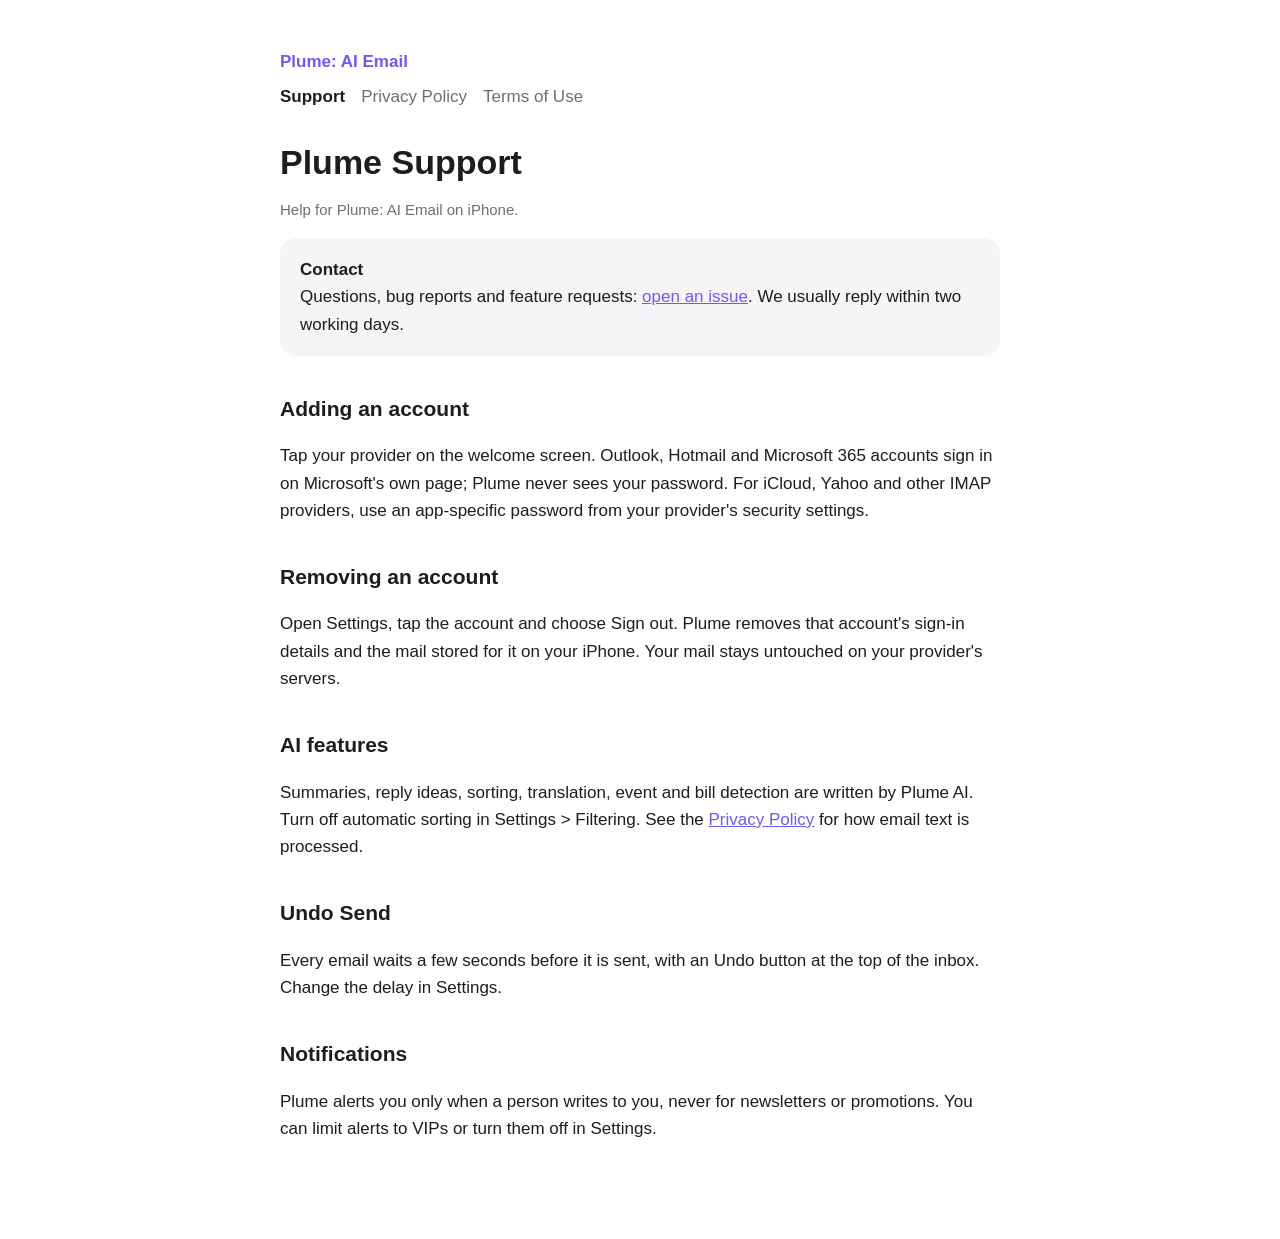
<file: index.html>
<!doctype html>
<html lang="en">
<head>
<meta charset="utf-8">
<meta name="viewport" content="width=device-width, initial-scale=1">
<title>Plume Support</title>
<link rel="stylesheet" href="style.css">
</head>
<body>
<main>
<header><a href="./">Plume: AI Email</a></header>
<nav>
  <a href="./" aria-current="page">Support</a>
  <a href="privacy.html">Privacy Policy</a>
  <a href="terms.html">Terms of Use</a>
</nav>
<h1>Plume Support</h1>
<p class="muted">Help for Plume: AI Email on iPhone.</p>

<div class="card">
<strong>Contact</strong><br>
Questions, bug reports and feature requests: <a href="https://github.com/xLuciferSx/plume-legal/issues/new">open an issue</a>. We usually reply within two working days.
</div>

<h2>Adding an account</h2>
<p>Tap your provider on the welcome screen. Outlook, Hotmail and Microsoft 365 accounts sign in on Microsoft's own page; Plume never sees your password. For iCloud, Yahoo and other IMAP providers, use an app-specific password from your provider's security settings.</p>

<h2>Removing an account</h2>
<p>Open Settings, tap the account and choose Sign out. Plume removes that account's sign-in details and the mail stored for it on your iPhone. Your mail stays untouched on your provider's servers.</p>

<h2>AI features</h2>
<p>Summaries, reply ideas, sorting, translation, event and bill detection are written by Plume AI. Turn off automatic sorting in Settings &gt; Filtering. See the <a href="privacy.html">Privacy Policy</a> for how email text is processed.</p>

<h2>Undo Send</h2>
<p>Every email waits a few seconds before it is sent, with an Undo button at the top of the inbox. Change the delay in Settings.</p>

<h2>Notifications</h2>
<p>Plume alerts you only when a person writes to you, never for newsletters or promotions. You can limit alerts to VIPs or turn them off in Settings.</p>
</main>
</body>
</html>
</file>
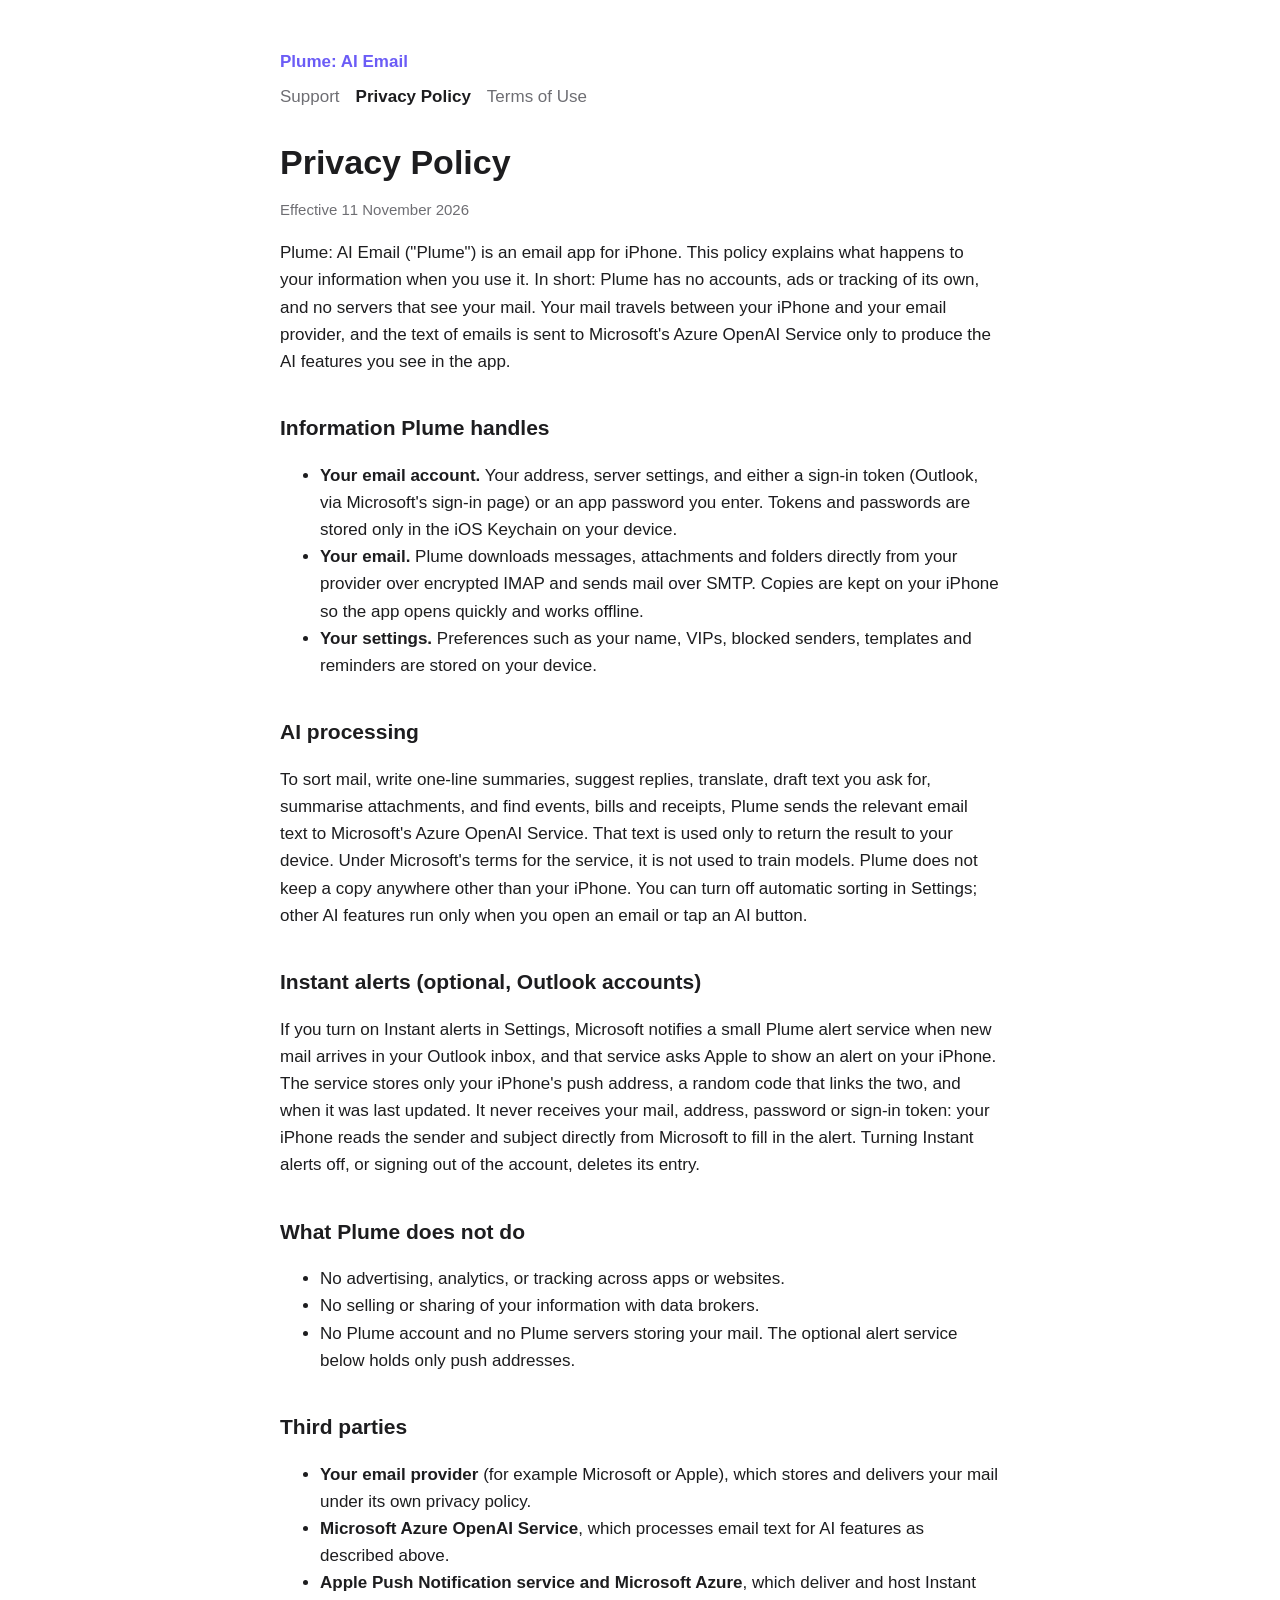
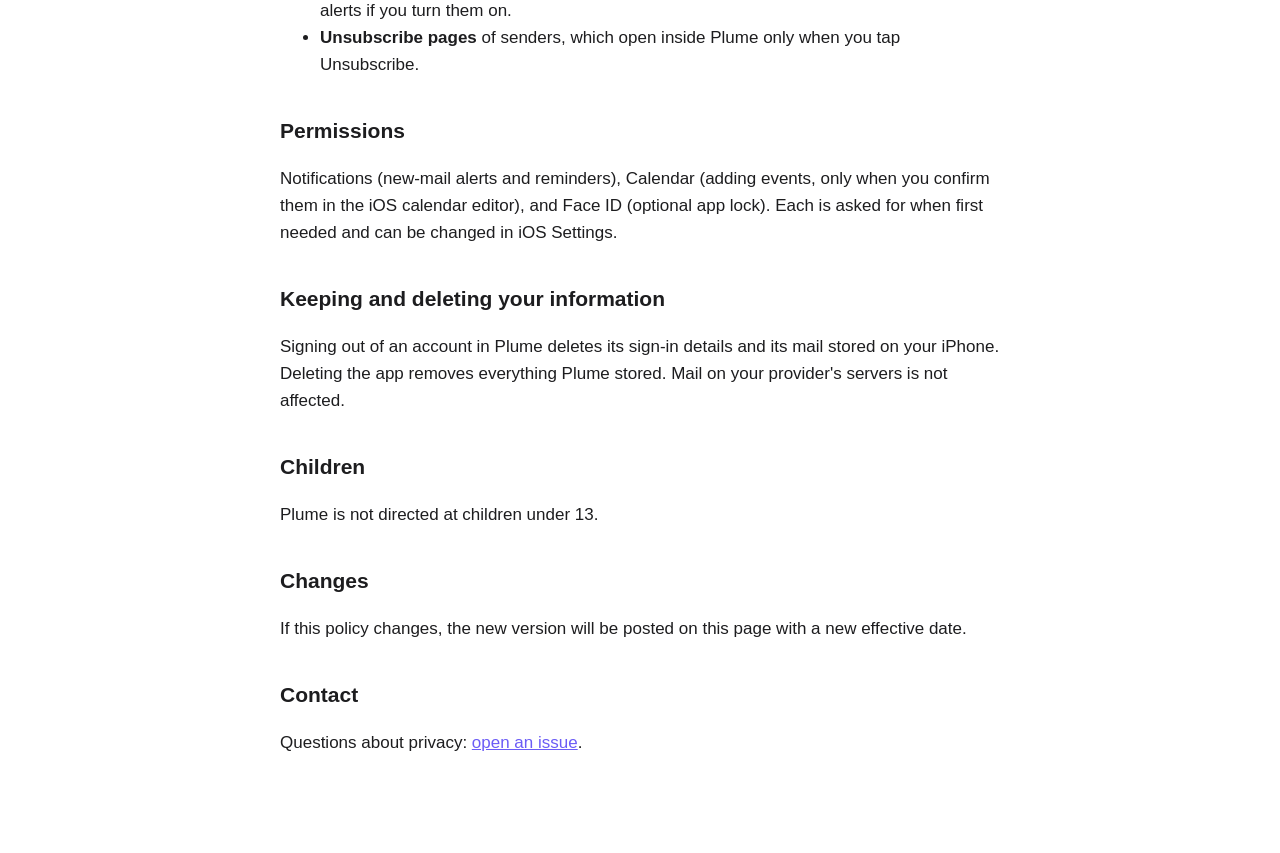
<file: privacy.html>
<!doctype html>
<html lang="en">
<head>
<meta charset="utf-8">
<meta name="viewport" content="width=device-width, initial-scale=1">
<title>Plume Privacy Policy</title>
<link rel="stylesheet" href="style.css">
</head>
<body>
<main>
<header><a href="./">Plume: AI Email</a></header>
<nav>
  <a href="./">Support</a>
  <a href="privacy.html" aria-current="page">Privacy Policy</a>
  <a href="terms.html">Terms of Use</a>
</nav>
<h1>Privacy Policy</h1>
<p class="muted">Effective 11 November 2026</p>

<p>Plume: AI Email ("Plume") is an email app for iPhone. This policy explains what happens to your information when you use it. In short: Plume has no accounts, ads or tracking of its own, and no servers that see your mail. Your mail travels between your iPhone and your email provider, and the text of emails is sent to Microsoft's Azure OpenAI Service only to produce the AI features you see in the app.</p>

<h2>Information Plume handles</h2>
<ul>
<li><strong>Your email account.</strong> Your address, server settings, and either a sign-in token (Outlook, via Microsoft's sign-in page) or an app password you enter. Tokens and passwords are stored only in the iOS Keychain on your device.</li>
<li><strong>Your email.</strong> Plume downloads messages, attachments and folders directly from your provider over encrypted IMAP and sends mail over SMTP. Copies are kept on your iPhone so the app opens quickly and works offline.</li>
<li><strong>Your settings.</strong> Preferences such as your name, VIPs, blocked senders, templates and reminders are stored on your device.</li>
</ul>

<h2>AI processing</h2>
<p>To sort mail, write one-line summaries, suggest replies, translate, draft text you ask for, summarise attachments, and find events, bills and receipts, Plume sends the relevant email text to Microsoft's Azure OpenAI Service. That text is used only to return the result to your device. Under Microsoft's terms for the service, it is not used to train models. Plume does not keep a copy anywhere other than your iPhone. You can turn off automatic sorting in Settings; other AI features run only when you open an email or tap an AI button.</p>

<h2>Instant alerts (optional, Outlook accounts)</h2>
<p>If you turn on Instant alerts in Settings, Microsoft notifies a small Plume alert service when new mail arrives in your Outlook inbox, and that service asks Apple to show an alert on your iPhone. The service stores only your iPhone's push address, a random code that links the two, and when it was last updated. It never receives your mail, address, password or sign-in token: your iPhone reads the sender and subject directly from Microsoft to fill in the alert. Turning Instant alerts off, or signing out of the account, deletes its entry.</p>
<h2>What Plume does not do</h2>
<ul>
<li>No advertising, analytics, or tracking across apps or websites.</li>
<li>No selling or sharing of your information with data brokers.</li>
<li>No Plume account and no Plume servers storing your mail. The optional alert service below holds only push addresses.</li>
</ul>

<h2>Third parties</h2>
<ul>
<li><strong>Your email provider</strong> (for example Microsoft or Apple), which stores and delivers your mail under its own privacy policy.</li>
<li><strong>Microsoft Azure OpenAI Service</strong>, which processes email text for AI features as described above.</li>
<li><strong>Apple Push Notification service and Microsoft Azure</strong>, which deliver and host Instant alerts if you turn them on.</li>
<li><strong>Unsubscribe pages</strong> of senders, which open inside Plume only when you tap Unsubscribe.</li>
</ul>

<h2>Permissions</h2>
<p>Notifications (new-mail alerts and reminders), Calendar (adding events, only when you confirm them in the iOS calendar editor), and Face ID (optional app lock). Each is asked for when first needed and can be changed in iOS Settings.</p>

<h2>Keeping and deleting your information</h2>
<p>Signing out of an account in Plume deletes its sign-in details and its mail stored on your iPhone. Deleting the app removes everything Plume stored. Mail on your provider's servers is not affected.</p>

<h2>Children</h2>
<p>Plume is not directed at children under 13.</p>

<h2>Changes</h2>
<p>If this policy changes, the new version will be posted on this page with a new effective date.</p>

<h2>Contact</h2>
<p>Questions about privacy: <a href="https://github.com/xLuciferSx/plume-legal/issues/new">open an issue</a>.</p>
</main>
</body>
</html>
</file>
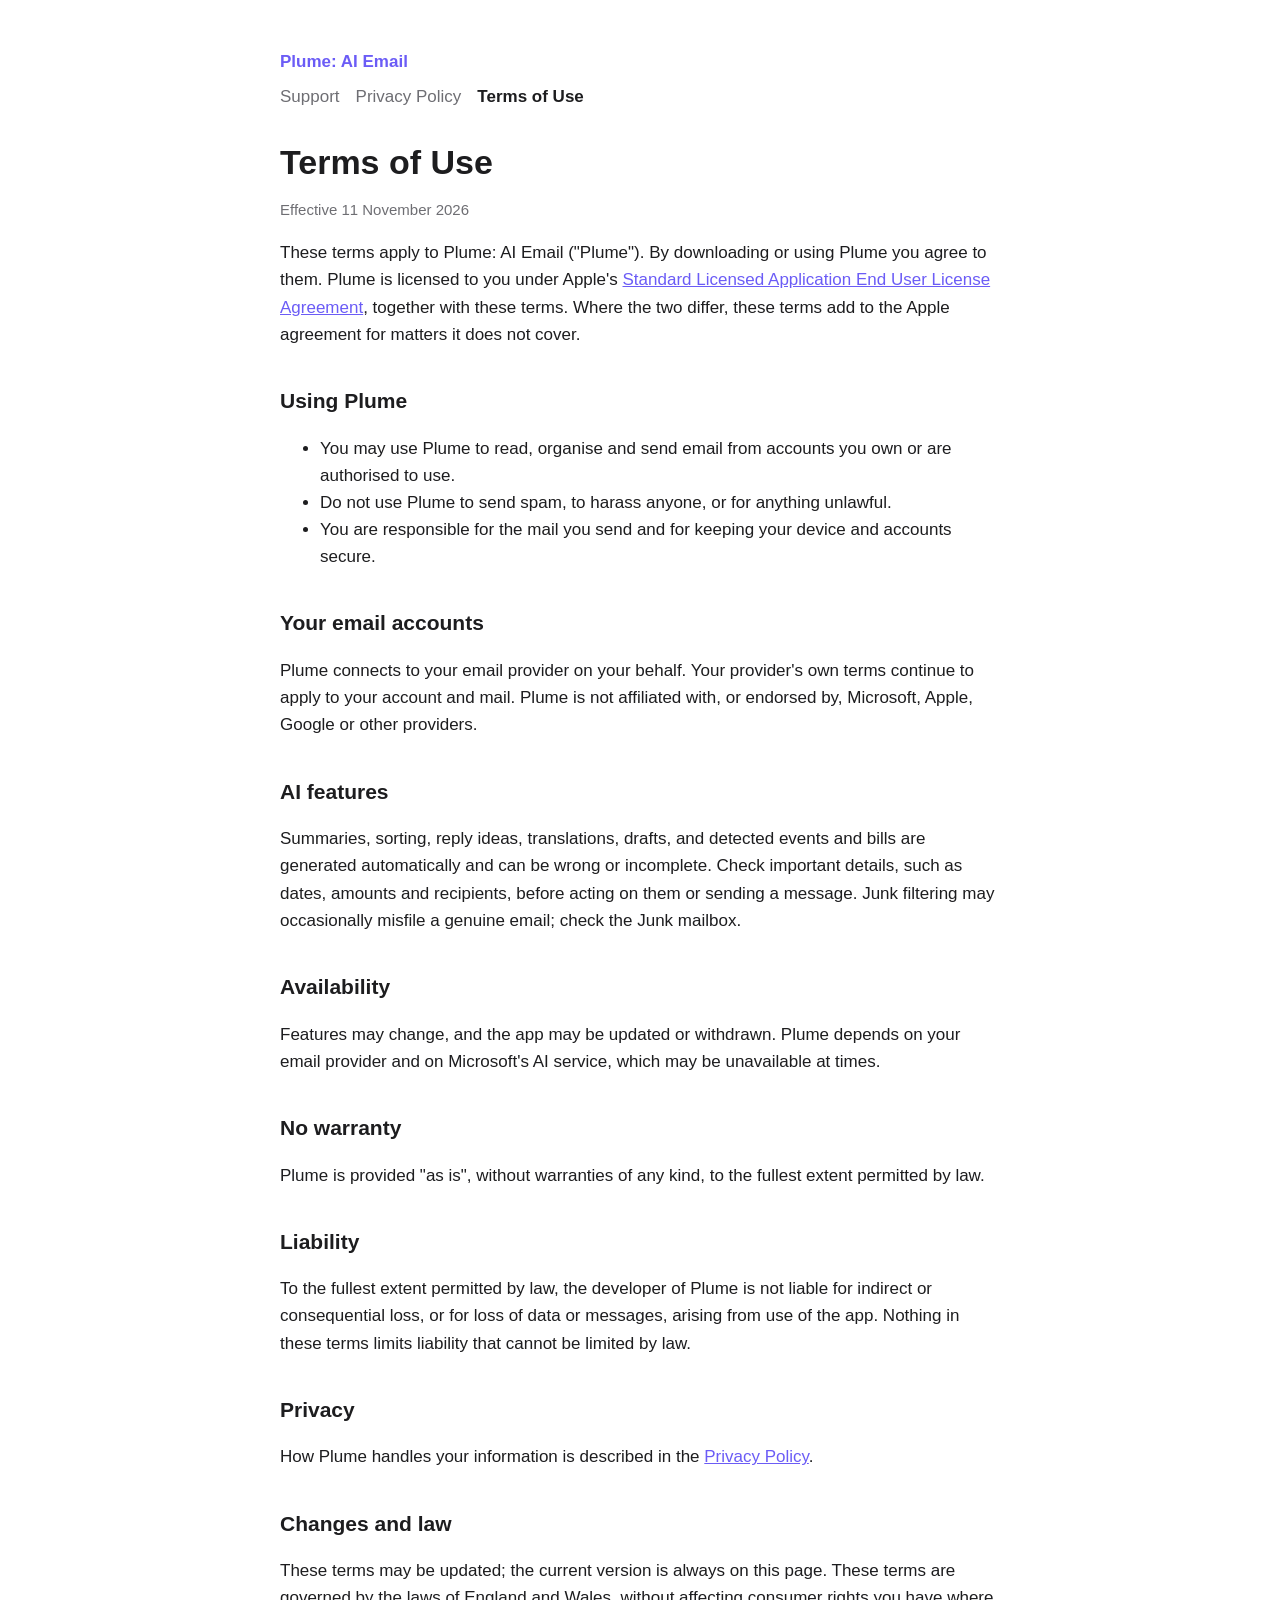
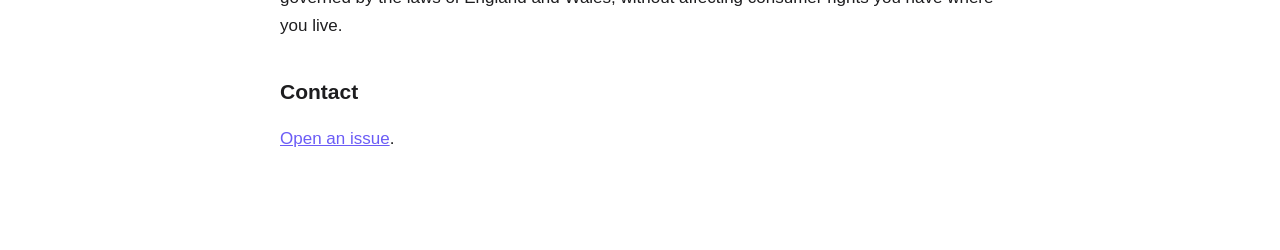
<file: terms.html>
<!doctype html>
<html lang="en">
<head>
<meta charset="utf-8">
<meta name="viewport" content="width=device-width, initial-scale=1">
<title>Plume Terms of Use</title>
<link rel="stylesheet" href="style.css">
</head>
<body>
<main>
<header><a href="./">Plume: AI Email</a></header>
<nav>
  <a href="./">Support</a>
  <a href="privacy.html">Privacy Policy</a>
  <a href="terms.html" aria-current="page">Terms of Use</a>
</nav>
<h1>Terms of Use</h1>
<p class="muted">Effective 11 November 2026</p>

<p>These terms apply to Plume: AI Email ("Plume"). By downloading or using Plume you agree to them. Plume is licensed to you under Apple's <a href="https://www.apple.com/legal/internet-services/itunes/dev/stdeula/">Standard Licensed Application End User License Agreement</a>, together with these terms. Where the two differ, these terms add to the Apple agreement for matters it does not cover.</p>

<h2>Using Plume</h2>
<ul>
<li>You may use Plume to read, organise and send email from accounts you own or are authorised to use.</li>
<li>Do not use Plume to send spam, to harass anyone, or for anything unlawful.</li>
<li>You are responsible for the mail you send and for keeping your device and accounts secure.</li>
</ul>

<h2>Your email accounts</h2>
<p>Plume connects to your email provider on your behalf. Your provider's own terms continue to apply to your account and mail. Plume is not affiliated with, or endorsed by, Microsoft, Apple, Google or other providers.</p>

<h2>AI features</h2>
<p>Summaries, sorting, reply ideas, translations, drafts, and detected events and bills are generated automatically and can be wrong or incomplete. Check important details, such as dates, amounts and recipients, before acting on them or sending a message. Junk filtering may occasionally misfile a genuine email; check the Junk mailbox.</p>

<h2>Availability</h2>
<p>Features may change, and the app may be updated or withdrawn. Plume depends on your email provider and on Microsoft's AI service, which may be unavailable at times.</p>

<h2>No warranty</h2>
<p>Plume is provided "as is", without warranties of any kind, to the fullest extent permitted by law.</p>

<h2>Liability</h2>
<p>To the fullest extent permitted by law, the developer of Plume is not liable for indirect or consequential loss, or for loss of data or messages, arising from use of the app. Nothing in these terms limits liability that cannot be limited by law.</p>

<h2>Privacy</h2>
<p>How Plume handles your information is described in the <a href="privacy.html">Privacy Policy</a>.</p>

<h2>Changes and law</h2>
<p>These terms may be updated; the current version is always on this page. These terms are governed by the laws of England and Wales, without affecting consumer rights you have where you live.</p>

<h2>Contact</h2>
<p><a href="https://github.com/xLuciferSx/plume-legal/issues/new">Open an issue</a>.</p>
</main>
</body>
</html>
</file>
<file: style.css>
:root { --bg: #ffffff; --text: #1d1d1f; --muted: #6e6e73; --brand: #6b5cf6; --card: #f5f5f7; }
@media (prefers-color-scheme: dark) { :root { --bg: #000000; --text: #f5f5f7; --muted: #a1a1a6; --brand: #9d8cff; --card: #1c1c1e; } }
* { box-sizing: border-box; }
body { margin: 0; background: var(--bg); color: var(--text); font: 17px/1.6 -apple-system, BlinkMacSystemFont, "SF Pro Text", "Helvetica Neue", Arial, sans-serif; }
main { max-width: 760px; margin: 0 auto; padding: 48px 20px 80px; }
header a { color: var(--brand); text-decoration: none; font-weight: 600; }
nav { display: flex; gap: 16px; flex-wrap: wrap; margin: 8px 0 32px; }
nav a { color: var(--muted); text-decoration: none; }
nav a[aria-current="page"] { color: var(--text); font-weight: 600; }
h1 { font-size: 34px; line-height: 1.2; margin: 0 0 6px; }
h2 { font-size: 21px; margin: 36px 0 8px; }
p, li { color: var(--text); }
.muted { color: var(--muted); font-size: 15px; }
.card { background: var(--card); border-radius: 16px; padding: 18px 20px; margin: 16px 0; }
a { color: var(--brand); }
</file>
